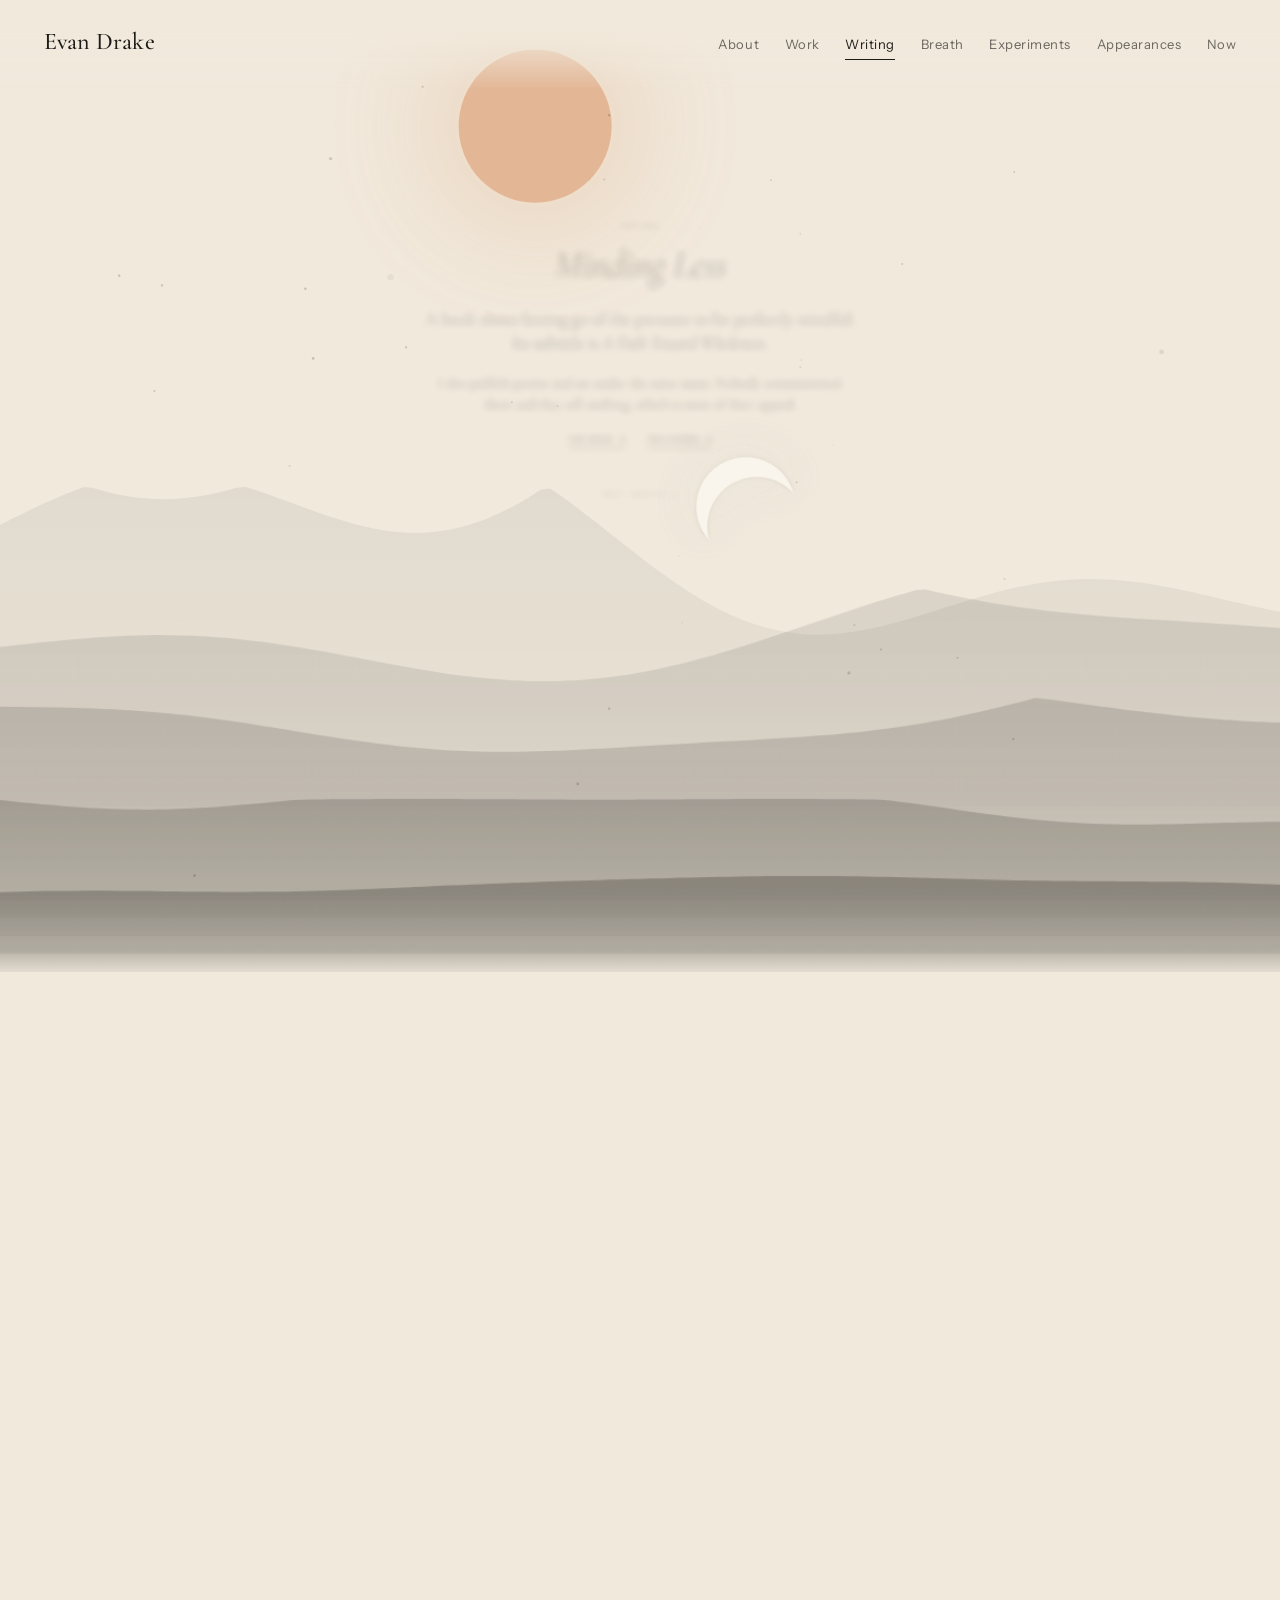
<file: index.html>
<!DOCTYPE html>
<html lang="en">
<head>
<meta charset="utf-8">
<meta name="viewport" content="width=device-width, initial-scale=1">
<title>Evan Drake — Founder, Marketer, Poet</title>
<meta name="description" content="Evan Drake is the founder of Soulcraft, a Bay Area marketing agency, and a poet who publishes Minding Less. Formerly Apple and Chainlink Labs. Wharton MBA.">
<link rel="canonical" href="https://iamevandrake.com/">
<meta name="theme-color" content="#f4efe6">
<meta property="og:type" content="profile">
<meta property="og:title" content="Evan Drake — Founder, Marketer, Poet">
<meta property="og:description" content="Building a company. Writing poems. Asking what it means to be human in the age of intelligence.">
<meta property="og:url" content="https://iamevandrake.com/">
<meta property="og:site_name" content="Evan Drake">
<meta name="twitter:card" content="summary">
<meta name="twitter:creator" content="@iamevandrake">
<link rel="icon" href="favicon.svg" type="image/svg+xml">
<link rel="preconnect" href="https://fonts.googleapis.com">
<link rel="preconnect" href="https://fonts.gstatic.com" crossorigin>
<link href="https://fonts.googleapis.com/css2?family=Cormorant+Garamond:ital,wght@0,300;0,400;0,500;0,600;1,300;1,400;1,500&family=Instrument+Sans:wght@400;500&display=swap" rel="stylesheet">
<link rel="stylesheet" href="styles.css">
<script>document.documentElement.classList.add('js')</script>
<script type="application/ld+json">
{
  "@context": "https://schema.org",
  "@type": "Person",
  "@id": "https://iamevandrake.com/#evan-drake",
  "name": "Evan Drake",
  "url": "https://iamevandrake.com/",
  "description": "Founder of Soulcraft, a Bay Area marketing agency, and a poet who publishes Minding Less.",
  "jobTitle": "Founder",
  "worksFor": {
    "@type": "Organization",
    "name": "Soulcraft",
    "url": "https://soulcraftagency.com/"
  },
  "alumniOf": {
    "@type": "CollegeOrUniversity",
    "name": "The Wharton School of the University of Pennsylvania"
  },
  "homeLocation": {
    "@type": "Place",
    "name": "San Francisco Bay Area, California"
  },
  "knowsAbout": [
    "Search engine optimization",
    "Answer engine optimization",
    "Technology marketing",
    "Poetry",
    "Breathwork"
  ],
  "sameAs": [
    "https://www.linkedin.com/in/iamevandrake/",
    "https://x.com/iamevandrake",
    "https://github.com/iamevandrake",
    "https://mindingless.substack.com/",
    "https://www.mindingless.com/",
    "https://www.simhasana.com/",
    "https://soulcraftagency.com/about/"
  ]
}
</script>
</head>
<body>
<a class="skip-link" href="#about">Skip to content</a>

<div id="sky" aria-hidden="true"><div id="sun"></div><div id="moon"></div></div>
<div id="land" aria-hidden="true"></div>
<canvas id="motes" aria-hidden="true"></canvas>

<header class="top">
  <a class="name" href="#home">Evan Drake</a>
  <nav aria-label="Sections">
    <a href="#about">About</a>
    <a href="#work">Work</a>
    <a href="#writing">Writing</a>
    <a href="#breath">Breath</a>
    <a href="#experiments">Experiments</a>
    <a href="#appearances">Appearances</a>
    <a href="#now">Now</a>
  </nav>
</header>

<main id="stage">
<div id="scene">

  <section id="home" tabindex="-1" aria-labelledby="home-h">
    <div class="inner">
      <p class="label">Founder, marketer, poet</p>
      <h1 id="home-h">Evan Drake</h1>
      <p class="verse">Building a company. <br>Writing poems. <br>Asking what it means to be human <br>in the age of intelligence.</p>
      <p><a class="go down" href="#about">Begin <span aria-hidden="true">&darr;</span></a></p>
    </div>
  </section>

  <section id="about" tabindex="-1" aria-labelledby="about-h">
    <div class="inner">
      <p class="label">About</p>
      <h2 id="about-h">Twenty years in technology, and still more interested in people.</h2>
      <p>I spent the early part of my career at Apple, and eventually started Soulcraft, a marketing agency in the Bay Area.</p>
      <p>I studied business at Wharton. I also write poetry, which my r&eacute;sum&eacute; never knew what to do with.</p>
      <p class="onward"><a href="#work">Next: Work <span aria-hidden="true">&darr;</span></a></p>
    </div>
  </section>

  <section id="work" tabindex="-1" aria-labelledby="work-h">
    <div class="inner">
      <p class="label">Work</p>
      <h2 id="work-h">Soulcraft</h2>
      <p class="lead">Soulcraft helps brands get named and cited, in Google and in the answers people now get from AI.</p>
      <p>It rests on one belief: tactics expire and identity compounds. Every engagement begins with who a company is, and I lead each one myself.</p>
      <p><a class="go" href="https://soulcraftagency.com/" rel="me">Visit Soulcraft <span aria-hidden="true">&rarr;</span></a></p>
      <p class="onward"><a href="#writing">Next: Writing <span aria-hidden="true">&darr;</span></a></p>
    </div>
  </section>

  <section id="writing" tabindex="-1" aria-labelledby="writing-h">
    <div class="inner">
      <p class="label">Writing</p>
      <h2 id="writing-h"><em>Minding Less</em></h2>
      <p class="lead">A book about letting go of the pressure to be perfectly mindful. Its subtitle is <em>A Path Toward Wholeness</em>.</p>
      <p>I also publish poems and art under the same name. Nobody commissioned them and they sell nothing, which is most of their appeal.</p>
      <p class="pair"><a class="go" href="https://www.mindingless.com/" rel="me">The book <span aria-hidden="true">&rarr;</span></a> <a class="go" href="https://mindingless.substack.com/" rel="me">The poems <span aria-hidden="true">&rarr;</span></a></p>
      <p class="onward"><a href="#breath">Next: Breath <span aria-hidden="true">&darr;</span></a></p>
    </div>
  </section>

  <section id="breath" tabindex="-1" aria-labelledby="breath-h">
    <div class="inner">
      <p class="label">Breath</p>
      <h2 id="breath-h">Simhasana</h2>
      <p class="lead">I teach somatic breathwork, one person at a time.</p>
      <p>I found it at a meditation retreat during a difficult period, and it stayed with me long enough that I became a coach. The name is Sanskrit for lion's pose.</p>
      <p><a class="go" href="https://www.simhasana.com/" rel="me">Visit Simhasana <span aria-hidden="true">&rarr;</span></a></p>
      <p class="onward"><a href="#experiments">Next: Experiments <span aria-hidden="true">&darr;</span></a></p>
    </div>
  </section>

  <section id="experiments" tabindex="-1" aria-labelledby="experiments-h">
    <div class="inner">
      <p class="label">Experiments</p>
      <h2 id="experiments-h">Things I made to see if they would work.</h2>
      <ul class="list">
        <li><a href="https://github.com/iamevandrake/opensoul"><b>Opensoul</b><span>Open-source tools for running marketing with AI agents.</span></a></li>
        <li><a href="https://patents.google.com/patent/US12430650B2/en"><b>A patent</b><span>Self-aware cryptocurrency wallets. US 12,430,650, granted in 2025 with two co-inventors.</span></a></li>
        <li><a href="https://soulcraftagency.com/tools/"><b>Soul files</b><span>A way of writing down who a brand is, so that people and machines can both read it.</span></a></li>
      </ul>
      <p class="onward"><a href="#appearances">Next: Appearances <span aria-hidden="true">&darr;</span></a></p>
    </div>
  </section>

  <section id="appearances" tabindex="-1" aria-labelledby="appearances-h">
    <div class="inner">
      <p class="label">Appearances</p>
      <h2 id="appearances-h">Conversations</h2>
      <ul class="list">
        <li><a href="https://www.youtube.com/watch?v=Q2kntJli3As"><b>Recreating the Marketing Stack with AI</b><span>Proof-of-PR, with Kelley Weaver. May 2026, 45 minutes.</span></a></li>
      </ul>
      <p>I'm glad to talk about AI and search, building a small company on purpose, and why a marketer writes poems. <a href="https://www.linkedin.com/in/iamevandrake/">LinkedIn</a> is the best way to reach me.</p>
      <p class="onward"><a href="#now">Next: Now <span aria-hidden="true">&darr;</span></a></p>
    </div>
  </section>

  <section id="now" tabindex="-1" aria-labelledby="now-h">
    <div class="inner">
      <p class="label">Now &middot; November 2026</p>
      <h2 id="now-h">What I'm doing these days.</h2>
      <p class="verse">Building Soulcraft through its first year.<br>Publishing poems at Minding Less.<br>Finishing this website.</p>
      <ul class="elsewhere" aria-label="Find Evan elsewhere">
        <li><a href="https://www.linkedin.com/in/iamevandrake/" rel="me">LinkedIn</a></li>
        <li><a href="https://x.com/iamevandrake" rel="me">X</a></li>
        <li><a href="https://github.com/iamevandrake" rel="me">GitHub</a></li>
        <li><a href="https://mindingless.substack.com/" rel="me">Substack</a></li>
        <li><a href="https://soulcraftagency.com/" rel="me">Soulcraft</a></li>
      </ul>
      <p class="onward"><a href="#home">Back to the start <span aria-hidden="true">&uarr;</span></a></p>
      <p class="fine">&copy; 2026 Evan Drake</p>
    </div>
  </section>

</div>
</main>

<div id="track" aria-hidden="true"></div>

<script src="main.js" defer></script>
</body>
</html>
</file>
<file: styles.css>
/* iamevandrake.com
   Paper, ink, a landscape and a sun.
   Two layouts share this file:
   - flow  (default: no JS, small screens, reduced motion): sections scroll normally
   - depth (body.depth): sections stand one behind another and scrolling walks you through them */

:root {
  --bg: #f4efe6;
  --ink: #1d1b18;
  --soft: rgba(29, 27, 24, .64);
  --line: rgba(29, 27, 24, .18);
  --clay: #a4502b;
  --sun: #e2aa78;
  --serif: "Cormorant Garamond", "Iowan Old Style", "Palatino Linotype", Palatino, Georgia, serif;
  --sans: "Instrument Sans", "Helvetica Neue", Helvetica, Arial, sans-serif;
}

*, *::before, *::after { box-sizing: border-box; }
html { -webkit-text-size-adjust: 100%; }
body {
  margin: 0;
  background: var(--bg);
  color: var(--ink);
  font-family: var(--serif);
  font-size: clamp(21px, 2.1vw, 25px);
  font-weight: 400;
  line-height: 1.5;
  -webkit-font-smoothing: antialiased;
  overflow-x: hidden;
}
.js body { opacity: 0; transition: opacity 1.6s ease; }
.js body.ready { opacity: 1; }

a { color: inherit; text-decoration: underline; text-decoration-thickness: 1px; text-decoration-color: var(--line); text-underline-offset: .22em; transition: text-decoration-color .3s, color .3s; }
a:hover { color: var(--clay); text-decoration-color: var(--clay); }
:focus-visible { outline: 1px solid var(--ink); outline-offset: 6px; }
section:focus { outline: none; }

.skip-link { position: fixed; left: 16px; top: -80px; z-index: 50; background: var(--ink); color: var(--bg); padding: 10px 16px; font: 500 13px/1 var(--sans); text-decoration: none; }
.skip-link:focus { top: 16px; color: var(--bg); }

/* ---------- sky, sun, land ---------- */
#sky, #land, #motes { position: fixed; inset: 0; pointer-events: none; }
#sky { z-index: 0; }
#sun {
  position: absolute; left: 0; top: 0; width: 17vmin; height: 17vmin; margin: -8.5vmin;
  border-radius: 50%; background: var(--sun);
  box-shadow: 0 0 11vmin 4vmin color-mix(in srgb, var(--sun) 34%, transparent);
  transform: translate(20vw, 50vh); opacity: .6;
}
#moon { /* a crescent, lit from the side the sun is setting on */
  position: absolute; left: 0; top: 0; width: 11vmin; height: 11vmin; margin: -5.5vmin;
  border-radius: 50%;
  box-shadow: inset -2.5vmin 0 0 0 #fffdf7;
  filter: drop-shadow(0 0 2.4vmin rgba(255, 253, 247, .95)) drop-shadow(0 0 .3vmin rgba(120, 104, 86, .35));
  transform: translate(80vw, 19vh) rotate(150deg);
}
#land { z-index: 1; top: auto; height: 46vh; }
#land svg { position: absolute; left: -6%; bottom: 0; width: 112%; height: 100%; transform-origin: 50% 100%; will-change: transform; }
#motes { z-index: 2; width: 100%; height: 100%; }
body:not(.depth) #land { opacity: .7; }

/* ---------- header ---------- */
.top {
  position: fixed; left: 0; right: 0; top: 0; z-index: 10;
  display: flex; justify-content: space-between; align-items: baseline; gap: 24px;
  padding: 24px clamp(20px, 3.4vw, 44px) 30px;
  background: linear-gradient(var(--bg) 30%, transparent);
}
.top .name { font-size: 24px; font-weight: 500; letter-spacing: .01em; text-decoration: none; white-space: nowrap; }
.top nav { display: flex; gap: clamp(14px, 2vw, 30px); overflow-x: auto; scrollbar-width: none; }
.top nav::-webkit-scrollbar { display: none; }
.top nav a {
  font: 400 13px/1.6 var(--sans); letter-spacing: .04em; color: var(--soft);
  text-decoration: none; white-space: nowrap; padding: 4px 0; border-bottom: 1px solid transparent;
}
.top nav a:hover, .top nav a.here { color: var(--ink); border-bottom-color: var(--ink); }

/* ---------- sections: flow layout ---------- */
#stage { position: relative; z-index: 3; }
section {
  min-height: 100vh; min-height: 100svh;
  display: grid; place-items: center;
  padding: 17vh clamp(22px, 6vw, 80px) 30vh;
}
.inner { width: 100%; max-width: 760px; text-align: center; }
.js body:not(.depth) section .inner { opacity: 0; transform: translateY(28px); transition: opacity 1.4s ease, transform 1.4s cubic-bezier(.2, .7, .2, 1); }
.js body:not(.depth) section.seen .inner { opacity: 1; transform: none; }

.label { max-width: none; margin: 0 0 1.9em; font: 400 12px/1.4 var(--sans); letter-spacing: .22em; text-transform: uppercase; color: var(--soft); }
h1, h2 { margin: 0; font-weight: 300; letter-spacing: -.015em; text-wrap: balance; }
h1 { font-size: clamp(64px, 12.5vw, 168px); line-height: .95; margin-bottom: .22em; }
h2 { font-size: clamp(38px, 5.6vw, 68px); line-height: 1.06; margin-bottom: .6em; }
h2 em { font-weight: 300; }
p { margin: 0 auto 1em; max-width: 31em; text-wrap: pretty; }
.lead { font-size: 1.24em; line-height: 1.35; }
.verse { font-size: 1.22em; font-style: italic; font-weight: 300; line-height: 1.5; max-width: none; margin-bottom: 1.5em; }
.fine { margin-top: 2.2em; font: 400 12px/1.4 var(--sans); letter-spacing: .08em; color: var(--soft); }

.go { display: inline-block; margin-top: .5em; font: 500 13px/1.6 var(--sans); letter-spacing: .14em; text-transform: uppercase; text-decoration: none; padding-bottom: 5px; border-bottom: 1px solid var(--ink); }
.go span { display: inline-block; margin-left: .4em; transition: transform .4s cubic-bezier(.2, .7, .2, 1); }
.go:hover { border-bottom-color: var(--clay); }
.go:hover span { transform: translateX(6px); }
.go.down:hover span { transform: translateY(5px); }

.list { list-style: none; margin: 0 auto 1.4em; padding: 0; max-width: 600px; text-align: left; border-bottom: 1px solid var(--line); }
.list a { display: block; padding: .72em 0 .78em; border-top: 1px solid var(--line); text-decoration: none; transition: padding .4s cubic-bezier(.2, .7, .2, 1), color .3s; }
.list a:hover { padding-left: 14px; }
.list b { display: block; font-size: 1.2em; font-weight: 500; line-height: 1.2; }
.list span { display: block; color: var(--soft); font-size: .92em; line-height: 1.38; margin-top: .15em; }
.list a:hover span { color: inherit; }

.elsewhere { list-style: none; display: flex; flex-wrap: wrap; justify-content: center; gap: 6px 28px; margin: 0; padding: 0; }
.elsewhere a { font: 400 14px/2 var(--sans); letter-spacing: .04em; }

/* next-section links and paired links */
.onward { margin-top: 2.4em; margin-bottom: 0; }
.onward a { font: 400 12px/1.6 var(--sans); letter-spacing: .2em; text-transform: uppercase; color: var(--soft); text-decoration: none; padding: 8px 0; }
.onward a:hover { color: var(--ink); }
.onward span { display: inline-block; margin-left: .5em; transition: transform .4s cubic-bezier(.2, .7, .2, 1); }
.onward a:hover span { transform: translateY(5px); }
.onward a[href="#home"]:hover span { transform: translateY(-5px); }
.pair { display: flex; flex-wrap: wrap; justify-content: center; gap: 8px 36px; }

@media (max-width: 640px) {
  .top { flex-direction: column; gap: 6px; padding-top: 18px; }
  .top .name { font-size: 22px; }
  section { padding-top: 21vh; }
  #home .verse br { display: none; }
  .top nav { gap: 0 14px; max-width: 100%; flex-wrap: wrap; overflow: visible; }
  .top nav a { font-size: 12px; letter-spacing: .02em; }
}

/* =====================================================================
   DEPTH: sections stand in space and scrolling moves you forward
   ===================================================================== */
html.depth-on { scroll-snap-type: y proximity; }
#track { display: none; }
.depth #track { display: block; }
#track i { display: block; height: 100vh; height: 100svh; scroll-snap-align: start; }

.depth #stage { position: fixed; inset: 0; perspective: 1000px; perspective-origin: 50% 44%; overflow: hidden; }
.depth #scene {
  position: absolute; inset: 0; transform-style: preserve-3d;
  transform: rotateX(var(--rx, 0deg)) rotateY(var(--ry, 0deg));
  transition: transform .9s cubic-bezier(.2, .7, .2, 1);
}
.depth section {
  position: absolute; inset: 0; min-height: 0;
  padding: 11vh 6vw 31vh;
  will-change: transform, opacity; backface-visibility: hidden;
}
.depth .inner { transform: scale(var(--fit, 1)); }

@media (prefers-reduced-motion: reduce) {
  *, *::before, *::after { animation: none !important; transition-duration: .01ms !important; }
  .js body:not(.depth) section .inner { opacity: 1; transform: none; }
}
</file>
